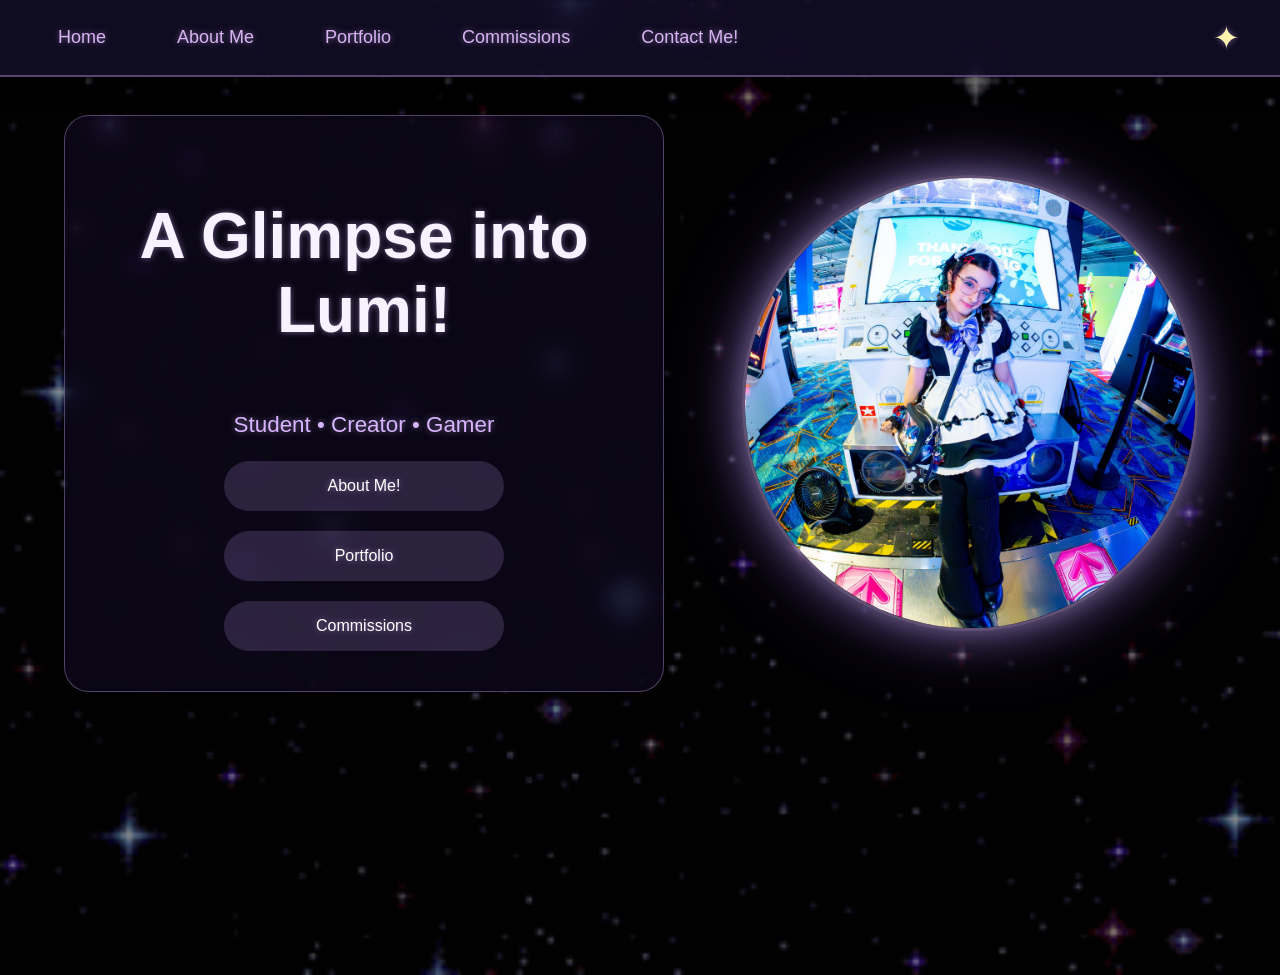
<file: index.html>
<!DOCTYPE html>
<html lang="en">

<head>
    <meta charset="UTF-8">
    <meta name="viewport" content="width=device-width, initial-scale=1.0">
    <title>Welcome | Home</title>
    <link rel="stylesheet" href="style.css">
</head>

<body>

<header>
    <nav class="navbar">
        <ul class="nav-links" id="nav-links">
            <li><a href="index.html">Home</a></li>
            <li><a href="AboutMe.html">About Me</a></li>
            <li><a href="Portfolio.html">Portfolio</a></li>
            <li><a href="Commissions.html">Commissions</a></li>
            <li><a href="Contact.html">Contact Me!</a></li>
        </ul>

           <div class="menu-toggle" id="mobile-menu">
    ☰
</div>

        <div class="star">✦</div>

    </nav>
</header>

<main class="hero">

    <div class="hero-content">
        <h1>A Glimpse into Lumi!</h1>

        <div class="hero.divider"></div>

        <p class="tagline">
            Student • Creator • Gamer
        </p>

        <div class="hero-buttons">
            <a href="AboutMe.html" class="btn">About Me!</a>
            <a href="Portfolio.html" class="btn">Portfolio</a>
            <a href="Commissions.html" class="btn">Commissions</a>
        </div>
    </div>
  
    <div class="hero-image">
        <img src="Images/homepage.jpg" alt="Lumi's Home Page">
    </div>

</main>

<script src="script.js"defer></script>
</body>
</html>
</file>
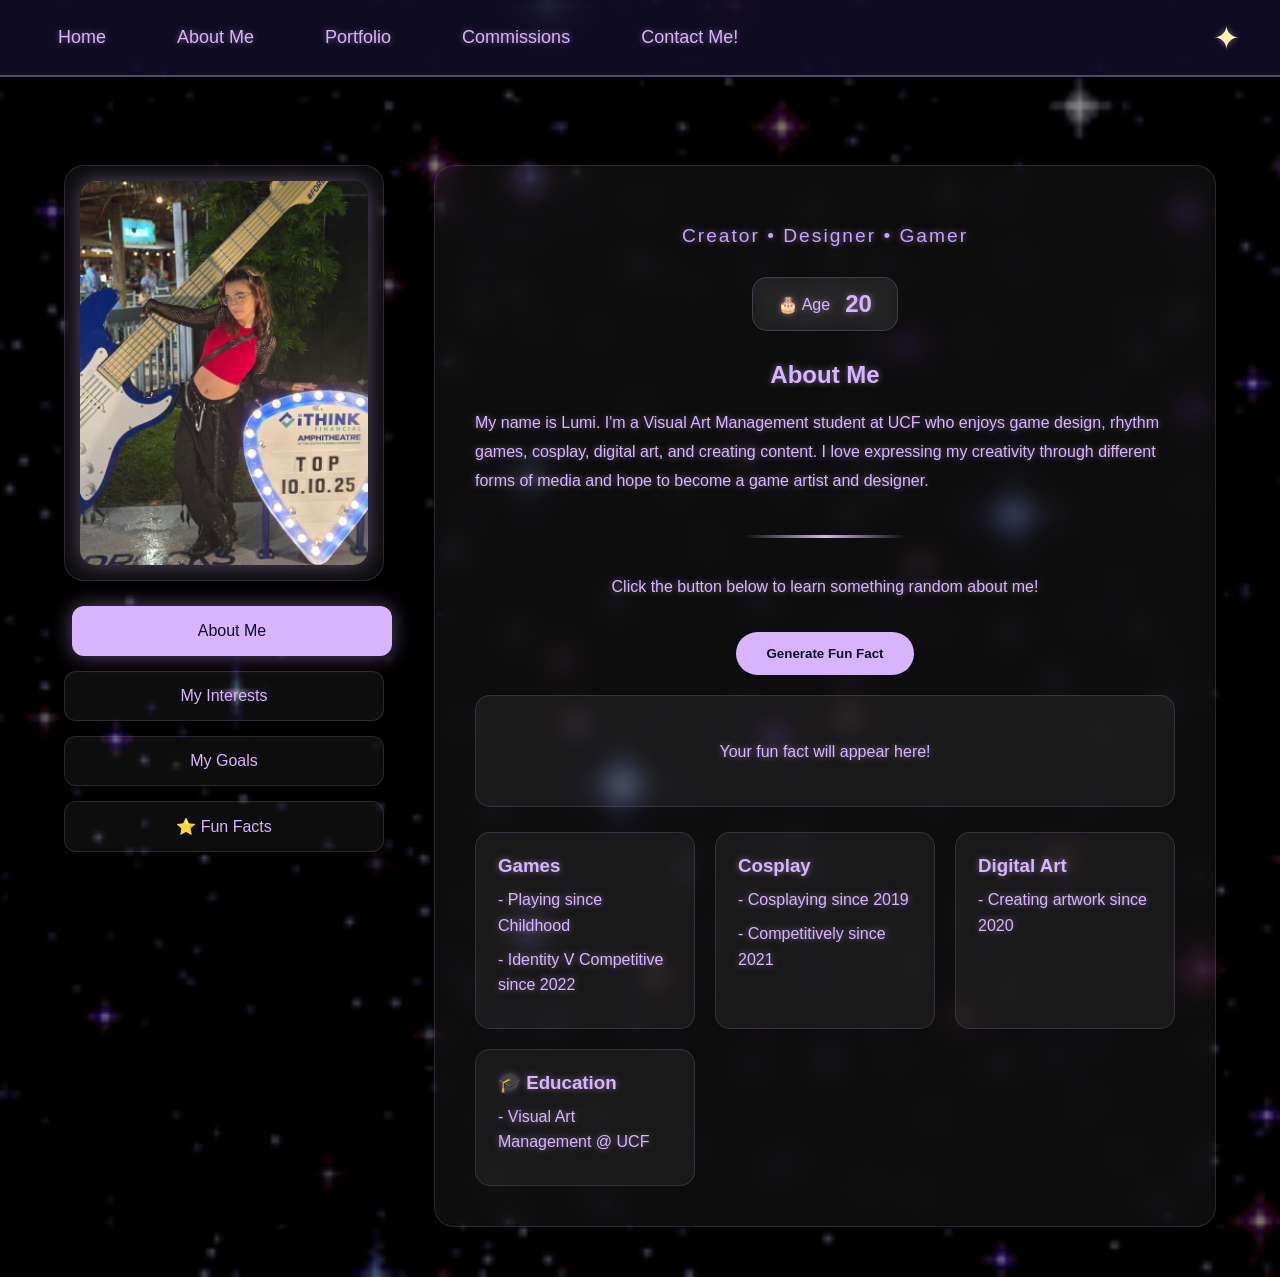
<file: AboutMe.html>
<!DOCTYPE html>
<html lang="en">
<head>
    <meta charset="UTF-8">
    <meta name="viewport" content="width=device-width, initial-scale=1.0">
    <title>About Me | Lumi</title>
    <link rel="stylesheet" href="style.css">
</head>

<body>

<header>
    <nav class="navbar">

        <div class="menu-toggle" id="mobile-menu">☰</div>

        <ul class="nav-links" id="nav-links">
            <li><a href="index.html">Home</a></li>
            <li><a href="AboutMe.html">About Me</a></li>
            <li><a href="Portfolio.html">Portfolio</a></li>
            <li><a href="Commissions.html">Commissions</a></li>
            <li><a href="Contact.html">Contact Me!</a></li>
        </ul>

        <div class="star">✦</div>

    </nav>
</header>

<main>

<section class="about-container">
    <!-- LEFT SIDE -->
    <aside class="about-sidebar">
        <div class="about-image">
            <img src="Images/aboutme.jpg" alt="Photo of Lumi">
        </div>

        <div class="about-links">
            <button onclick="loadSection('about')">
                About Me
            </button>
            <button onclick="loadSection('interests')">
                My Interests
            </button>
            <button onclick="loadSection('goals')">
                My Goals
            </button>
            <button onclick="loadSection('facts')">
                ⭐ Fun Facts
            </button>
        </div>
    </aside>

    <!-- RIGHT SIDE -->
    <section class="about-content">
        <p class="about-subtitle">
            Creator • Designer • Gamer 
        </p>

        <div class="age-card">
            <span>🎂 Age</span>
            <h3 id="age"></h3>
        </div>

        <div class="about.divider"></div>

        <!-- Dynamic Section -->
        <section class="dynamic-section">
            <h2 id="section-title">
                
        <div class="about-divider"></div>        

            </h2>
            <p id="section-text"></p>
        </section>

        <div class="about-divider"></div>

        <!-- Fun Fact Generator -->
        <section class="fun-facts">
            <p>
                Click the button below to learn something random about me!
            </p>
            <button class="fact-button" onclick="newFact()">
                Generate Fun Fact
            </button>
            <div id="fact" class="fact-card">
                Your fun fact will appear here!
            </div>
        </section>

        <div class="about.divider"></div>

        <!-- Extra Stats -->

        <section class="about-stats">

            <div class="stat-card">
                <h3>Games</h3>
                <p>- Playing since Childhood</p>
                <p>- Identity V Competitive since 2022</p>

            </div>

            <div class="stat-card">
                <h3>Cosplay</h3>
                <p>- Cosplaying since 2019</p>
                <p>- Competitively since 2021</p>
            </div>

            <div class="stat-card">
                <h3>Digital Art</h3>
                <p>- Creating artwork since 2020</p>
            </div>

            <div class="stat-card">
                <h3>🎓 Education</h3>
                <p>- Visual Art Management @ UCF</p>
            </div>
        </section>
    </section>
</section>

</main>

<script src="script.js"></script>

</body>
</html>
</file>
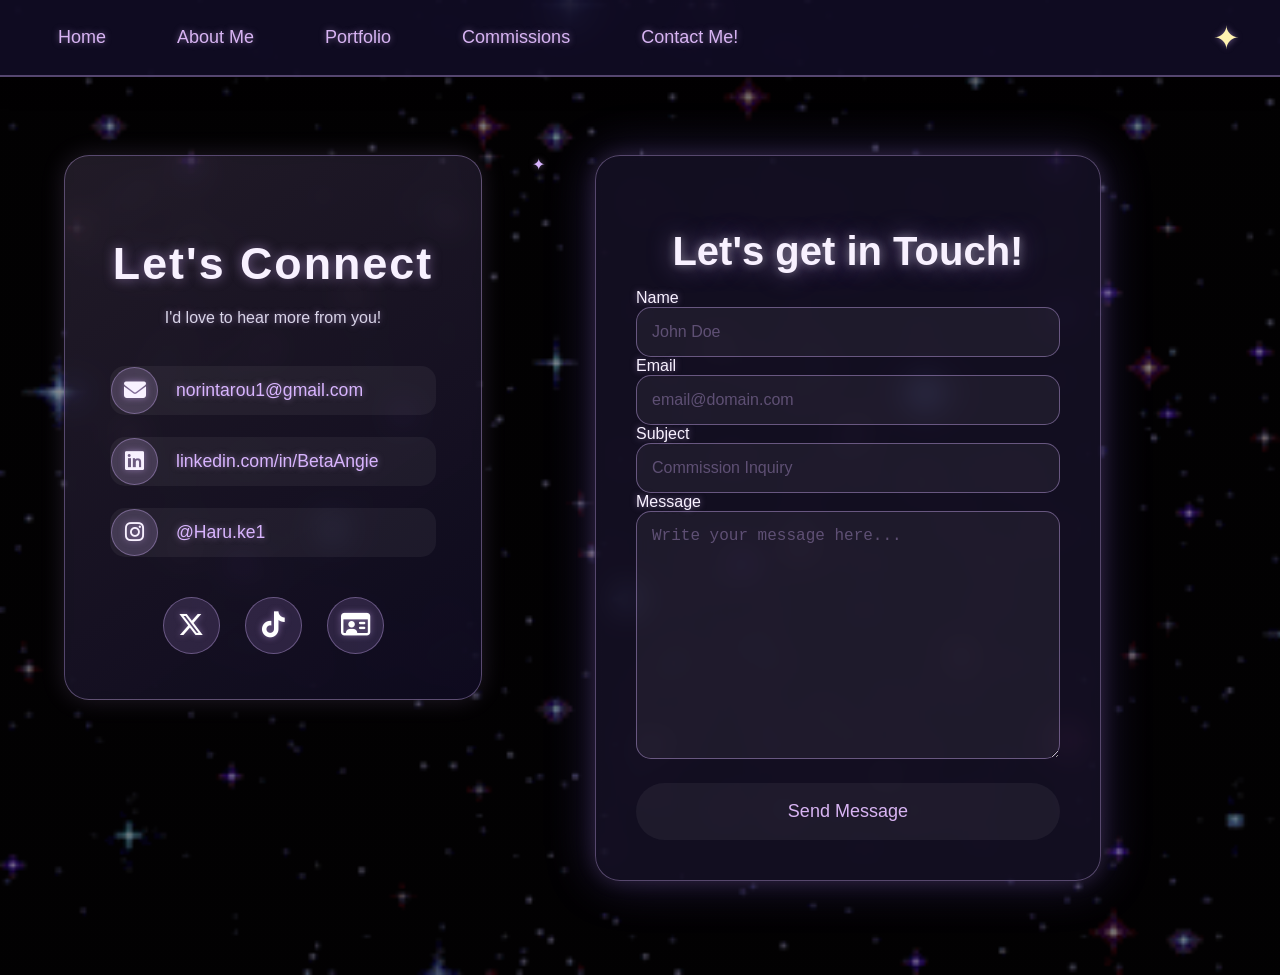
<file: Contact.html>
<!DOCTYPE html>
<html lang="en">

<head>
    <meta charset="UTF-8">
    <meta name="viewport" content="width=device-width, initial-scale=1.0">
    <title> Let's Connect | Home</title>
    <link rel="stylesheet" href="style.css">
    <link rel="stylesheet"
href="https://cdnjs.cloudflare.com/ajax/libs/font-awesome/6.7.2/css/all.min.css">
</head>

<body>

<header>
    <nav class="navbar">
        <div class="menu-toggle" id="mobile-menu">☰</div>

         

        <ul class="nav-links" id="nav-links">
            <li><a href="index.html">Home</a></li>
            <li><a href="AboutMe.html">About Me</a></li>
            <li><a href="Portfolio.html">Portfolio</a></li>
            <li><a href="Commissions.html">Commissions</a></li>
            <li><a href="Contact.html">Contact Me!</a></li>
        </ul>

      <div class="star">✦</div>

    </nav>
</header>

<main class="contact-page">

    <div class="contact-container">


        <!-- LEFT SIDE -->
        <section class="contact-info">

            <h1>Let's Connect</h1>

            <div class="divider"></div>

            <p>I'd love to hear more from you!</p>

            <div class="contact-links">
                <a href="mailto:norintarou1@gmail.com">
                <i class="fa-solid fa-envelope"></i>
                <span>norintarou1@gmail.com</span>
                </a>
                
                <a href="https://www.linkedin.com/in/BetaAngie" target="_blank">
                <i class="fa-brands fa-linkedin"></i>
                <span>linkedin.com/in/BetaAngie</span>
                </a>
                
                <a href="https://www.instagram.com/Haru.ke1" target="_blank">
                <i class="fa-brands fa-instagram"></i>
                <span>@Haru.ke1</span>
                </a>
            </div>

            <div class="social-links">
                  <!-- X -->
                <a href="https://x.com/mikethigh" target="_blank" aria-label="X">
                    <i class="fa-brands fa-x-twitter"></i> </a>
                <!-- TikTok -->
                <a href="https://www.tiktok.com/@mikethigh" target="_blank" aria-label="TikTok">
                    <i class="fa-brands fa-tiktok"></i></a>
                <!-- Carrd -->
                <a href="https://yourname.carrd.co" target="_blank" aria-label="Carrd">
                    <i class="fa-regular fa-id-card"></i></a>
            </div>
        </section>

         <div class="galaxy-divider">
            <span class="divider-dot-h"></span>
            <span class="divider-dot-h"></span>
             <span class="divider-star-h">✦</span>
            <span class="divider-dot-h"></span>
            <span class="divider-dot-h"></span>
         </div>

        <!-- RIGHT SIDE -->
        <section class="contact-form">
            <h2>Let's get in Touch!</h2>
            <form action="https://formspree.io/f/mrenakqk" method="POST">
                <label for="name">
                    Name
                </label>

                <input
                    type="text"
                    id="name"
                    name="name"
                    placeholder="John Doe"
                    required>

                <label for="email">
                    Email
                </label>

                <input
                    type="email"
                    id="email"
                    name="email"
                    placeholder="email@domain.com"
                    required>

                <label for="subject">
                    Subject
                </label>

                <input
                    type="text"
                    id="subject"
                    name="subject"
                    placeholder="Commission Inquiry"
                    required>

                <label for="message">
                    Message
                </label>

                <textarea
                    id="message"
                    name="message"
                    rows="12"
                    placeholder="Write your message here..."></textarea>

                <input
                    type="submit"
                    value="Send Message">


            </form>


        </section>


    </div>

</main>

<script src="script.js"></script>    
    
</body>
</html>
</file>
<file: style.css>
/* ------------- MAIN PAGE -------------*/
body{
    /*Background/Layout*/
    margin:0;
    padding-top:75px;
    min-height:100vh;
    overflow-x:hidden;

    /*Text*/
    font-family: 'Poppins', sans-serif;
    color:#D8B4FE;
    text-shadow:
    0 0 6px rgba(216,180,254,.5);

    /* DESKTOP BACKGROUND */
    background-color: #0d1224;
    background-image:
    linear-gradient(
        rgba(0,0,0,.45),
        rgba(0,0,0,.45)
    ),
    url("Images/Galaxygif.gif");
    background-size:cover;
    background-position:center;
    background-repeat:no-repeat;
    background-attachment:scroll;}

/* ------------ NAVIGATION BAR --------------*/
/*HEADER*/
header{
    position:fixed;
    top:0;
    left:0;
    width:100%;
    z-index:9999;}

/*Navigation Bar*/
.navbar{
    display:flex;
    align-items:center;

    height:75px;
    padding: 0 40px;

    background: rgba(20,15,45,.75);
    backdrop-filter:blur(16px);

    border-bottom:2px solid rgba(216,180,254,.35);
    box-shadow:0 4px 25px rgba(0,0,0,.45);}

/*Navigation Link*/
.nav-links{
    display:flex;
    align-items:center;
    gap:35px;
    
    list-style:none;
    padding:0;
    margin:0;}

.nav-links a{
    display:block;
    padding:10px 18px;
    border-radius:10px;

    color:#D8B4F3;
    text-decoration:none;
    font-size:18px;

    transition:
        background-color 0.3s ease,
        color 0.3s ease;}

.nav-links a:hover{
    color:#ffffff;
    background: rgba(200,162,255,.18);}

/*Navigation Icon*/
.star{
    margin-left:auto;

    font-size:32px;
    color:#FFF3B0;}

/* Mobile Hamburger Menu */
.menu-toggle{
    display:none;
    
    cursor:pointer;

    font-size:32px;
    color:white;}
/* ------------- HERO CONTENT -------------- */
main{
    padding-top:40px;}

/* Hero Section*/
.hero{
    display:flex;
    flex-direction:row;
    justify-content:space-between;
    align-items:center;

    width:90%;
    max-width:1400px;

    margin:0 auto;
    padding:40px 0;
    gap:60px;

    position:relative;}

/*Hero Content*/
.hero-content{
    display:flex;
    flex-direction:column;
    align-items:center;
    box-sizing:border-box;

    flex:0 1 55%;
    max-width:600px;
    padding:40px;
    text-align:center;

    background:rgba(20,15,45,.45);
    backdrop-filter:blur(12px);

    border:1px solid rgba(216,180,254,.35);
    border-radius:25px;}

.hero-content h1{
    font-size:4rem;
    color:#F8F1FF;}

/*Divider*/
.hero.divider{
    width:220px;
    height:4px;

    background:linear-gradient(
    to right,
    #C8A2FF,
    white,
    #C8A2FF);}

/*Tagline*/
.tagline{
    font-size:1.4rem;}


/*Buttons*/
.hero-buttons{
    display:flex;
    flex-direction:column;
    align-items:center;

    width:100%;
    gap:20px;}

.btn{
    display:inline-block;

    width:100%;
    max-width:280px;
    padding:16px 30px;
    box-sizing:border-box;

    text-align:center;
    text-decoration: none;
    color:white;

    background: rgba(200,162,255,.18);
    border-radius:50px;

    transition:
        transform 0.3s ease,
        background 0.3s ease,
        box-shadow 0.3s ease;}

.btn:hover{
    transform:translateY(-4px);
    background: rgba(200,162,255,.35);
    box-shadow:
        0 0 20px rgba(216,180,254,.45);}

/*Hero Image*/    
.hero-image{
    display:flex;
    justify-content: center;
    align-items:center;

    flex: 0 1 45%;

    position:relative;
    z-index:2;}

.hero-image img{
    width: 450px;
    max-width: 100%;
    aspect-ratio: 1 / 1;

    object-fit: cover;
    border-radius: 50%;

    border: 3px solid rgba(216, 180, 254, 0.45);
    box-shadow:
        0 0 20px rgba(255, 255, 255, 0.15),
        0 0 45px rgba(200, 162, 255, 0.45),
        0 0 80px rgba(140, 110, 255, 0.35);

    transition:
        transform .35s ease,
        box-shadow .35s ease;}

.hero-image img:hover{
    transform:scale(1.04);

    box-shadow:
        0 0 30px rgba(255,255,255,.2),
        0 0 60px rgba(200,162,255,.5);

}

/* =====================================================
   ABOUT ME PAGE
===================================================== */
.about-container{
    width:90%;
    max-width:1400px;
    margin:50px auto;

    display:grid;
    grid-template-columns:320px 1fr;
    gap:50px;

    align-items:start;}

/* =====================================================
   LEFT SIDEBAR
===================================================== */
.about-sidebar{
    position:sticky;
    top:100px;

    display:flex;
    flex-direction:column;
    gap:25px;}

/* ---------- Profile Image ---------- */
.about-image{
    padding:15px;

    text-align:center;

    background:rgba(255,255,255,.05);
    border:1px solid rgba(216,180,254,.15);
    border-radius:20px;

    backdrop-filter:blur(12px);}

.about-image img{
    width:100%;
    display:block;

    border-radius:15px;

    box-shadow:0 0 20px rgba(216,180,254,.35);

    transition:
        transform .35s ease,
        opacity .25s ease;}

.about-image img:hover{
    transform:scale(1.03);}

/* ---------- Navigation Buttons ---------- */
.about-links{
    display:flex;
    flex-direction:column;
    gap:15px;}

.about-links button{
    width:100%;
    padding:15px;

    cursor:pointer;

    border:none;
    border-radius:12px;

    font-size:1rem;

    color:#D8B4FE;
    background:rgba(255,255,255,.05);
    border:1px solid rgba(216,180,254,.15);

    transition:.3s;}

.about-links button:hover,
.about-links button.active{
    background:#D8B4FE;
    color:#0d1224;

    transform:translateX(8px);

    box-shadow:0 0 20px rgba(216,180,254,.4);}

/* =====================================================
   RIGHT CONTENT
===================================================== */
.about-content{
    padding:40px;

    background:rgba(255,255,255,.05);

    border:1px solid rgba(216,180,254,.15);
    border-radius:20px;

    backdrop-filter:blur(12px);}

/* ---------- Headings ---------- */
.about-content h1{

    margin:0 0 20px;

    text-align:center;
    font-size:3rem;}

.about-subtitle{
    margin-bottom:25px;
    text-align:center;
    letter-spacing:2px;

    color:#C8A2FF;
    font-size:1.2rem;}

.about-content h2{
    margin-top:0;

    text-align:center;

    color:#D8B4FE;}

/* =====================================================
   DIVIDERS
===================================================== */
.about-divider{
    width:160px;
    height:3px;
    margin:20px auto 40px;

    background:
        linear-gradient(
            90deg,
            transparent,
            #D8B4FE,
            transparent
        );}

/* =====================================================
   INTRO CARD
===================================================== */
.intro-card{
    margin-bottom:35px;
    padding:22px;
    line-height:1.8;

    background:rgba(255,255,255,.04);

    border-left:4px solid #D8B4FE;
    border-radius:14px;}

/* =====================================================
   AGE CARD
===================================================== */
.age-card{
    width:fit-content;
    display:flex;
    justify-content:center;
    align-items:center;
    gap:15px;

    margin:30px auto;
    padding:12px 25px;

    background:rgba(255,255,255,.05);

    border:1px solid rgba(216,180,254,.2);
    border-radius:15px;

    backdrop-filter:blur(10px);}

.age-card h3{
    margin:0;
    font-size:1.5rem;}

/* =====================================================
   DYNAMIC INFO
===================================================== */
.dynamic-section{
    margin-bottom:40px;}

#section-title,
#section-text{
    transition:opacity .25s ease;}

#section-text{
    line-height:1.8;}

/* =====================================================
   FUN FACTS
===================================================== */
.fun-facts{
    text-align:center;}

.fact-button{
    margin:20px 0;
    padding:14px 30px;

    cursor:pointer;

    border:none;
    border-radius:30px;

    background:#D8B4FE;
    color:#0d1224;

    font-weight:bold;

    transition:.3s;}

.fact-button:hover{
    transform:translateY(-3px);

    box-shadow:0 0 20px rgba(216,180,254,.45);}

.fact-card{
    min-height:70px;
    display:flex;
    justify-content:center;
    align-items:center;

    padding:20px;
    line-height:1.6;

    background:rgba(255,255,255,.05);

    border:1px solid rgba(216,180,254,.15);
    border-radius:15px;

    transition:opacity .25s ease;}

/* =====================================================
   STAT CARDS
===================================================== */
.about-stats{
    display:grid;

    grid-template-columns:
        repeat(auto-fit,minmax(220px,1fr));

    gap:20px;

    margin-top:25px;}

.stat-card{
    padding:22px;

    background:rgba(255,255,255,.05);

    border:1px solid rgba(216,180,254,.15);
    border-radius:15px;

    transition:
        transform .3s ease,
        box-shadow .3s ease;}

.stat-card:hover{
    transform:translateY(-8px);

    box-shadow:0 0 20px rgba(216,180,254,.25);}

.stat-card h3{
    margin-top:0;
    margin-bottom:10px;

    color:#D8B4FE;}

.stat-card p{
    margin:8px 0;

    line-height:1.6;}

/* =====================================================
   MOBILE
===================================================== */
@media (max-width:900px){

    .about-container{
        grid-template-columns:1fr;
        gap:35px;
    }

    .about-sidebar{

        position:static;

        align-items:center;
    }

    .about-image,
    .about-links{

        width:100%;
        max-width:320px;
    }

    .about-content{
        padding:28px;
    }

    .about-content h1{
        font-size:2.3rem;
    }

    .about-subtitle{
        font-size:1rem;
        letter-spacing:1px;
    }

    .about-stats{
        grid-template-columns:1fr;
    }
}
/* ------------------- PORTFOLIO PAGE ----------------------- */
.portfolio-header{
    text-align:center;
    padding:70px 40px;
    margin-bottom:60px;

    background:
        linear-gradient(
            145deg,
            rgba(216,180,254,.08),
            rgba(255,255,255,.02));

    border-radius:30px;
    border:1px solid rgba(216,180,254,.2);
    backdrop-filter:blur(15px);
    box-shadow:
        0 0 30px rgba(216,180,254,.15);}

.portfolio-header h1{
    font-size:3.8rem;
    margin-bottom:20px;}

.portfolio-header p{
    max-width:700px;
    margin:auto;

    color:#d8d4e8;
    line-height:1.7;}

/* Search Bar */
#searchBar{
    width:100%;
    max-width:600px;

    display:block;

    margin:50px auto;
    padding:18px 25px;

    border-radius:40px;
    border:1px solid rgba(216,180,254,.25);
    background:rgba(20,15,45,.55);
    color:white;
    font-size:1rem;
    backdrop-filter:blur(12px);

    transition:.3s;}

#searchBar:focus{
    outline:none;

    border-color:#D8B4FE;
    box-shadow:
        0 0 25px rgba(216,180,254,.35);}

.portfolio-search{
    width:100%;
    margin-bottom:20px;
    display:flex;
    justify-content:center;
}

.portfolio-search input{
    width:100%;
    max-width:500px;
    padding:12px 18px;
    border-radius:10px;
}

/* Expand Boxes */
.expand-box{
    margin:40px auto;

    border-radius:25px;

    overflow:hidden;

    background:

        linear-gradient(
            145deg,
            rgba(35,25,70,.55),
            rgba(20,15,45,.45));

    border:1px solid rgba(216,180,254,.2);
    box-shadow:
        0 8px 30px rgba(0,0,0,.3);}

.expand-box summary{
    cursor:pointer;

    padding:25px 35px;

    font-size:1.5rem;
    font-weight:bold;
    list-style:none;

    transition:.3s;}

.expand-box summary:hover{
    background:
        rgba(216,180,254,.08);}

summary::-webkit-details-marker{
    display:none;}
.expand-box summary::after{
    content:"+";
    float:right;
    font-size:1.8rem;

    transition:.3s;}

.expand-box[open] summary::after{
    content:"−";}

/*Gallery*/
.gallery{
    display:grid;
    grid-template-columns:
        repeat(auto-fit,minmax(250px,1fr));

    gap:25px;
    padding:35px;}

.gallery img{
    width:100%;
    aspect-ratio:1;
    object-fit:cover;
    border-radius:20px;
    cursor:pointer;

    border:2px solid rgba(216,180,254,.12);
    box-shadow:
        0 10px 30px rgba(0,0,0,.35);

    transition:.35s;}

.gallery img:hover{
    transform:
        translateY(-10px)
        scale(1.03);

    border-color:#D8B4FE;
    box-shadow:
        0 0 35px rgba(216,180,254,.45);}

/*PROJECTS*/        
.project-card{
    display:flex;
    flex-direction:column;
    align-items:center;
    text-decoration:none;
    color:#D8B4FE;
}

.project-card img{
    width:100%;
    border-radius:10px;
    transition:.3s;
}

.project-card img:hover{
    transform:scale(1.05);
}

.project-card h3{
    margin-top:10px;
    font-size:1.1rem;
    text-align:center;
}

/*LIGHTBOX*/
.lightbox{
    position:fixed;
    inset:0;
    display:none;
    justify-content:center;
    align-items:center;

    background:
        rgba(10,8,20,.92);

    backdrop-filter:blur(12px);
    z-index:9999;}

.lightbox img{
    max-width:85%;
    max-height:85%;

    border-radius:20px;

    border:3px solid rgba(216,180,254,.4);

    box-shadow:
        0 0 40px rgba(216,180,254,.45);}

/* RESUME SIDE */
object{
    border-radius:25px;

    overflow:hidden;

    border:2px solid rgba(216,180,254,.2);
    box-shadow:
        0 10px 30px rgba(0,0,0,.3);}

.resume-preview{
    display:flex;
    flex-direction:column;
    align-items:center;
    gap:25px;
    padding:30px;
}

.resume-preview object{
    width:100%;
    max-width:850px;
    height:500px; 
    border-radius:15px;
    overflow:hidden;
}

.download-btn{
    padding:14px 30px;
    border-radius:10px;
    background:#7C3AED;
    color:white;
    text-decoration:none;
    font-weight:bold;
    transition:.3s;
}

.download-btn:hover{
    background:#A855F7;
    transform:translateY(-3px);
}


/* ---------------- COMMISSIONS PAGE --------------------*/
.commissions-page{
    width:90%;
    max-width:1400px;
    margin:40px auto;}

/*Title*/
.commission-header{
    text-align:center;
    margin-bottom:70px;
    padding:70px 40px; 
    
    background:
    	linear-gradient(
        	139deg,
            rgba(216,180,254,.08),
            rgba(255,255,255,.02));
    
    border: 1px solid rgba(216,180,254,.2);
    border-radius: 30px;
    box-shadow:
    	0 0 35px rgba(216,180,253,.12);
    backdrop-filter:blur(15px);}

.commission-header h1{
    font-size:4rem;
    letter-spacing:2px;
    color:#F8F1FF;
    margin-bottom:15px;}

.commission-header p{
    max-width:800px;
    margin:auto;
    color:#d9d4e8;
    font-size:1.15rem;}
    
hr{
    border:none;
    height:2px;
    margin:70px auto;
    width:80%;
    
    background:
    linear-gradient(
    	to right,
        transparent,
        rgba(216,180,253,.8),
        transparent);}
        

/*------Terms + Gallery Section-----*/
.commission-content{
    display:grid;
    grid-template-columns:1fr 1fr;
    gap:45px;
    margin:60px 0;}

/*TERMS*/
.commission-text{
    width:100%;
    max-width:700px;
    line-height:1.7;
    word-wrap:break-word;
    overflow-wrap:break-word;


    padding:35px;
    background:rgba(20,15,40,.45);
    backdrop-filter:blur(15px);
    
    border-radius:30px;
    border: 1px dotted rgba(216,180,254,.35);

	box-shadow:
		0 10px 30px rgba(0,0,0,.3),
		0 0 20px rgba(216,180,254,.1);

	transition: 0.35s ease;
}

.commission-text h2{
    margin-bottom:20px;}

.commission-text ul{
    list-style:none;
    padding:0;}

.commission-text li{
    display:flex;
    align-items:flex-start;

    gap:12px;
    margin-bottom:20px;

    min-width:0;
    overflow-wrap:break-word;
    word-break:break-word;}

.commission-text li::before{
    content:"✦";

    color:#D8B4FE;
    font-size:1rem;}
    
.commission-text:hover{
    transform:translateY(-6px);
    box-shadow:
    	0 15px 40px rgba(216,180,254,.18);}

/*GALLERY*/
.commission-gallery{
    display:grid;
    grid-template-columns:repeat(2,1fr);

    gap:18px;}

.commission-gallery img{
    width:100%;
    aspect-ratio:1/1;

    object-fit:cover;
    border-radius:20px;
    border:2px solid rgba(216,180,254,.15);
    box-shadow:
        0 8px 25px rgba(0,0,0,.3);

    transition:.35s;}

.commission-gallery img:hover{
    transform:
    	scale(1.05)
        rotate(1deg);
    
    border-color:#D8B4FE;
    box-shadow:0 0 25px rgba(216,180,254,.45);}

/*PRICING*/
.pricing{
    padding:80px 40px;

    border-radius:35px;
    background:
    linear-gradient(
        180deg,
        rgba(25,18,50,.4),
        rgba(15,10,35,.6));

    border:1px solid rgba(216,180,254,.15);
    box-shadow:
        0 0 35px rgba(216,180,254,.08);}

.pricing-slider{
    display:flex;
    justify-content:center;
    align-items:center;
    flex-wrap:nowrap;

    gap:10px;}

/*Price Card*/
.price-card{
    width:100%;
   max-width:420px;
   height:520px;

    display:flex;
    flex-direction:column;
    padding:40px;

    border-radius:30px;
    background:
        linear-gradient(
            145deg,
            rgba(50,35,90,.6),
            rgba(20,15,45,.55));

    border:1px solid rgba(216,180,254,.25);
    box-shadow:
        0 15px 40px rgba(0,0,0,.35);}

#prices-list{
    display:flex;
    flex-direction:column;
    gap:15px;

    flex:1;
    overflow-y:auto;
    padding-right:8px;
}

.price-card h3{
    margin-bottom:25px;
    font-size:2rem;
    color:#D8B4FE;}

.price-navigation{
    display:flex;
    justify-content:center;
    align-items:center;

    gap:35px;
    margin:40px 0;}


.price-navigation button{
    width:65px;
    height:65px;

    border-radius:50%;
    border:none;

    cursor:pointer;

    font-size:1.8rem;
    color:white;
    background:
        linear-gradient(
            145deg,
            #D8B4FE,
            #9D6CFF);

    box-shadow:
        0 10px 25px rgba(157,108,255,.3);

    transition:.3s;}

.price-navigation button:hover{
    transform:
    	translateY(-4px)
        scale(1.08);

    box-shadow:0 0 30px rgba(216,180,254,.55);}

.price-navigation button:active{
    transform:scale(.95);}

#prices-list{
    display:flex;
    flex-direction:column;

    gap:15px;
    font-size:1.15rem;

    color:white;}

/* Animation */

.slide-out-left{
    animation:slideOutLeft .35s forwards;}

.slide-in-right{
    animation:slideInRight .35s forwards;}

.slide-out-right{
    animation:slideOutRight .35s forwards;}

.slide-in-left{
    animation:slideInLeft .35s forwards;}

/* Keyframes */
@keyframes slideOutLeft{
    from{
        opacity:1;
        transform:translateX(0);}

    to{
        opacity:0;
        transform:translateX(-60px);   }}

@keyframes slideInRight{
    from{
        opacity:0;
        transform:translateX(60px);    }

    to{
        opacity:1;
        transform:translateX(0);    }}

@keyframes slideOutRight{
    from{
        opacity:1;
        transform:translateX(0);}

    to{
        opacity:0;
        transform:translateX(60px);}}

@keyframes slideInLeft{
    from{
        opacity:0;
        transform:translateX(-60px);    }

    to{
        opacity:1;
        transform:translateX(0);}}

/*COMMISSION BUTTON*/
.commission-btn{
    display:inline-block;
    width:fit-content;
    justify-content:center;

    margin-top:35px;
    padding:15px 35px;

    border-radius:40px;

    background:#D8B4FE;
    color:#1a1235;
    text-decoration:none;
    font-weight:bold;
    text-align:center;

    transition:.3s ease;}

.commission-btn:hover{
    transform:translateY(-5px);

    box-shadow:0 0 25px rgba(216,180,254,.6);}

/* ----------- CONTACT ME SECTION --------------- */
.contact-page{
    width:90%;
    max-width:1400px;
    margin:40px auto;}

.contact-container{
    display:flex;
    flex-direction:row;
    justify-content:space-between;
    align-items:flex-start;

    width:90%;
    max-width:1200px;
 
    gap:50px;}

/*LEFT SIDE*/
    .contact-info{
        flex:1;
        padding:45px;
        box-sizing:border-box;
        background:linear-gradient(
            145deg,
            rgba(216,180,254,.15),
            rgba(20,15,45,.65));
        
        backdrop-filter:blur(15px);
        border-radius:25px;
        border:1px solid rgba(216,180,254,.35);
        box-shadow: 0 0 25px rgba(216,180,254,.15);}
    
.contact-info h1{
    margin-bottom:15px;

    color:#F8F1FF;
    text-align:center;
    font-size:2.8rem;
    letter-spacing:2px;
    text-shadow: 0 0 12px rgba(216,180,254,.5);}

.contact-info p{
    text-align:center;
    color:#d9d4e8;
    line-height:1.6;
    margin-bottom:30px;}

.contact-links{
    display:flex;
    flex-direction:column;

    gap:22px;
    margin-top:35px;}

.contact-links a{
    display:flex;
    align-items:center;
    gap:18px;

    color:#D8B4FE;
    text-decoration:none;
    font-size:1.1rem;

    background:rgba(255,255,255,.05);

    border-radius:15px;
    border:1px solid transparent;

    transition:.3s ease;}

.contact-links a:hover{
    color:white;
    border-color:#D8B4FE;

    transform:translateX(8px);

    background:rgba(216,180,254,.12);
    box-shadow:0 0 15px rgba(216,180,254,.35);}

.contact-links i{
    width:45px;
    height:45px;

    display:flex;
    justify-content:center;
    align-items:center;

    font-size:22px;

    color:#F8F1FF;
    background:rgba(216,180,254,.18);

    border:1px solid rgba(216,180,254,.35);
    border-radius:50%;

    transition:.3s ease;}

.contact-links span{
    color:#D8B4FE;
    transition: .3s ease;}

/* Social Links*/
.social-links{
    display:flex;
    justify-content:center;
    align-items:center;

    gap:25px;
    margin-top:40px;}

.social-links a{
    display:flex;
    justify-content:center;
    align-items:center;

    width:55px;
    height:55px;

    color:#ffffff;
    text-decoration:none;
    font-size:22px;

    background: rgba(200,162,255,.15);
    border-radius:50%;
    border:1px solid rgba(216,180,254,.35);

    transition: .3s ease;}

.social-links a:hover{
    transform:translateY(-8px);
    color:#D8B4F3;
    background:rgba(216,180,254,.3);
    box-shadow: 0 0 18px rgba(216,180,254,.6);}

.social-links a i{
    font-size:26px;}

.contact-links a:hover i{
    background:rgba(216,180,254,.35);
    box-shadow:0 0 15px rgba(216,180,254,.45);}

.contact-links a:hover span{
    color:white;
    text-decoration:underline;}
    
/*RIGHT SIDE*/
.contact-form{
    flex: 1.3;
    max-width: 700px;
    padding: 40px;
    box-sizing:border-box;
    color: #F8F1FF;

    background: rgba(33, 27, 59, 0.55);
    backdrop-filter: blur(15px);

    border: 1px solid rgba(216, 180, 253, 0.35);
    border-radius: 25px;
    box-shadow:
        0 0 20px rgba(200, 162, 255, 0.15),
        0 0 50px rgba(140, 110, 255, 0.25);}

.contact-form h2{
    margin-bottom:15px;

    text-align:center;
    font-size:2.5rem;
    color:#F8F1FF;
    text-shadow:
        0 0 10px rgba(255,255,255,.4),
        0 0 25px rgba(200,160,255,.5);}

/*Form Inputs CSS*/   
.contact-form input,
.contact-form textarea{
    width:100%;
    max-width:100%;
    padding:15px;
    
    box-sizing:border-box;
    border-radius:15px;
    border:1px solid rgba(216,180,254,.4);
    background:rgba(255,255,255,.05);

    font-size:16px;
    color:#D8B4F3;
    outline:none;
    
    transition:
        border-color .4s ease,
        box-shadow .4s ease,
        background .4s ease;}

.contact-form input:focus,
.contact-form textarea:focus{
    border-color:#D8B4FE;
    box-shadow:
        0 0 15px rgba(216,180,254,.45);
    background:rgba(36, 9, 38, 0.09);}

::placeholder {
    color: rgba(216, 180, 253, 0.35);
    opacity: 1;}

/* ----------- HORIZONTAL GALAXY DIVIDER --------------- */
.galaxy-divider-h {
 display: flex;
 align-items: center;
 justify-content: center;
 width: 100%;
 height: 40px;
 flex-shrink: 0;
 position: relative;
}

.galaxy-divider-h::before,
.galaxy-divider-h::after {
 content: '';
 flex: 1;
 height: 2px;
 background: linear-gradient(
 90deg,
 transparent,
 rgba(216, 180, 254, 0.4) 30%,
 rgba(216, 180, 254, 0.6) 50%,
 rgba(216, 180, 254, 0.4) 70%,
 transparent
 );
}

.galaxy-divider-h.divider-star-h {
 font-size: 22px;
 color: #FFF3B0;
 text-shadow:
 0 0 8px rgba(255, 243, 176, 0.8),
 0 0 20px rgba(255, 243, 176, 0.4);
 margin: 0 12px;
 animation: pulse-star-h 2.5s ease-in-out infinite;
}

.galaxy-divider-h.divider-dot-h {
 width: 4px;
 height: 4px;
 background: rgba(216, 180, 254, 0.6);
 border-radius: 50%;
 box-shadow: 0 0 6px rgba(216, 180, 254, 0.5);
 margin: 0 6px;
}

.galaxy-divider-h.divider-dot-h:nth-child(2) {
 width: 6px;
 height: 6px;
 background: rgba(200, 162, 255, 0.7);
 box-shadow: 0 0 10px rgba(200, 162, 255, 0.5);
}

@keyframes pulse-star-h {
 0%, 100% { opacity: 0.7; transform: scale(1); }
 50% { opacity: 1; transform: scale(1.15); }
}

/*Contact Me Text Box*/
.contact-form textarea{
    min-height:200px;
    resize:vertical;}

.contact-form input[type="submit"]{
    width: 100%;
    margin-top: 20px;
    padding: 18px;

    font-size: 18px;

    cursor: pointer;

    border: none;
    border-radius: 50px;

    transition:
        transform 0.3s ease,
        box-shadow 0.3s ease;}

.contact-form input[type="submit"]:hover{
    transform:translateY(-3px);

    box-shadow:0 0 25px rgba(179,136,255,.6);}

/* ========================= MOBILE RESPONSIVENESS DESIGN =============================== */
@media screen and (max-width: 900px){
html,
body{
    width:100%;
    max-width:100%;
    overflow-x:hidden;}
/*Background settings*/
    body{
        padding-top:75px;

        background-color:#0d1224;
        background-image:none;
        background-position:center;

        overflow-x:hidden;}
    
/* Navigation Bar */
    .navbar{
        padding:0 20px;
        justify-content:space-between;}
    
    .menu-toggle{
        display:block;
        
        font-size:32px;
        cursor:pointer;
        
        color:white;
        
        z-index:10001;}

    .nav-links{
        position:absolute;
        
        top:75px;
        left:0;
        
        width:100%;
        display:flex;
        flex-direction:column;
        align-items:center;
        
        gap:20px;
        padding:30px 0;

        background:
        rgba(20,15,45,.95);

        border-bottom:
        2px solid rgba(216,180,254,.35);

        transform:translateY(-120%);
        transition:.4s ease;}

    .nav-links.active{
        transform:translateY(0);}

    .nav-links a{
        font-size:20px;
        width:auto;}

    .star{
        order:2;
        font-size:26px;}
    
/* Hero Section */
    main{
        padding-top:20px;
        width:100%;}

    .hero{
        width:100%;
        flex-direction:column-reverse;
        text-align:center;
        box-sizing:border-box;
        gap:30px;
        padding:20px;}

    .hero-image{
        width:100%;
        display:flex;
        
        justify-content:center;
        align-items:center;
        
        visibility:visible;
        opacity:1;}

    .hero-image img{
        width:min(75vw,280px);
        height:auto;
        aspect-ratio:1/1;
        
        display:block;
        object-fit:cover;}

    /* CONTENT*/
     .hero-content {
        width:100%;
         max-width:none;
         padding:40px 25px;
         margin:0 auto;
         box-sizing:border-box;
         background:rgba(20,15,45,.55);
        border-radius: 30px;}

    .hero-content h1 {
        font-size: 2.8rem;
        margin-bottom:20px;}

    .tagline {
        font-size:1.2rem;
        line-height:1.6;}

    .divider {
        width:180px;
        margin:20px auto;}
    
/*Buttons*/
.hero-buttons {
    display: flex;
    flex-direction: column;
    align-items: center;

    width: 100%;
    gap: 18px;}

.btn {
    width: 100%;
    max-width: 350px;
    min-height: 60px;
    margin:35px auto 0;
    padding: 16px 25px;

    display: flex;
    justify-content: center;
    align-items: center;

    box-sizing: border-box;

    color: white;
    font-size: 18px;
    font-weight: 600;

    text-decoration: none;

    background: rgba(200,162,255,.18);
    border-radius: 50px;

    transition:
        transform .3s ease,
        background .3s ease,
        box-shadow .3s ease;}

.btn:hover,
    .btn:active {
    transform: translateY(-3px);
    background: rgba(200,162,255,.35);
    box-shadow:
        0 0 20px rgba(216,180,254,.45);}}

/* ================================
    COMMISSIONS PAGE MOBILE 
 ====================================== */
@media (max-width:900px){
    .commission-content{
        grid-template-columns:1fr;
        gap:30px;}

    .commission-gallery{
        grid-template-columns:repeat(2,1fr);}
    
    .commission-header h1{
        font-size: 2rem;
        line-height: 1.2;
        word-wrap: break-word;
    }

     .pricing-slider{
        gap:15px;}

    .price-card{
        width:100%;
        max-width:300px;
        padding:25px;}

    .arrow-btn{
        width:50px;
        height:50px;
        font-size:1.5rem;}
    
    .commission-btn{
        display:inline-block;
        justify-content:center;
    }}
    
/* ==========================================
   CONTACT PAGE MOBILE
========================================== */

@media screen and (max-width:900px) {
    /* CONTACT WRAPPER */
    .contact-page {
        width:100%;
        padding:0 20px;
        margin:20px auto;
        box-sizing:border-box;  }

    /* STACK CONTACT SECTIONS */
    .contact-container {
        display:flex;
        flex-direction:column;
        align-items:center;
        width:100%;
        gap:35px; }

    /* LEFT + RIGHT BOXES */
    .contact-info,
    .contact-form {
        display:block;
        width:100%;
        max-width:none;
        padding:30px 20px;
        box-sizing:border-box; }

    /* CONTACT INFO */
    .contact-info {
        text-align:center;}

    .contact-links {
        display:flex;
        flex-direction:column;
        align-items:center;
        gap:18px;}

    .social-links {
        display:flex;
        justify-content:center;
        gap:20px; }

    /* CONTACT FORM */
    .contact-form {
        position:relative;
        z-index:2;
        overflow:visible;}

    .contact-form h2 {
        font-size:2.2rem;
        text-align:center; }

    .contact-form label {
        display:block;
        margin-bottom:8px;}
    
    .contact-form input,
    .contact-form textarea {
        display:block;
        width:100%;
        max-width:100%;
        box-sizing:border-box; }

    .contact-form textarea {
        min-height:220px;}

    .contact-form input[type="submit"] {
        width:100%;
        margin-top:20px; }
}
</file>
